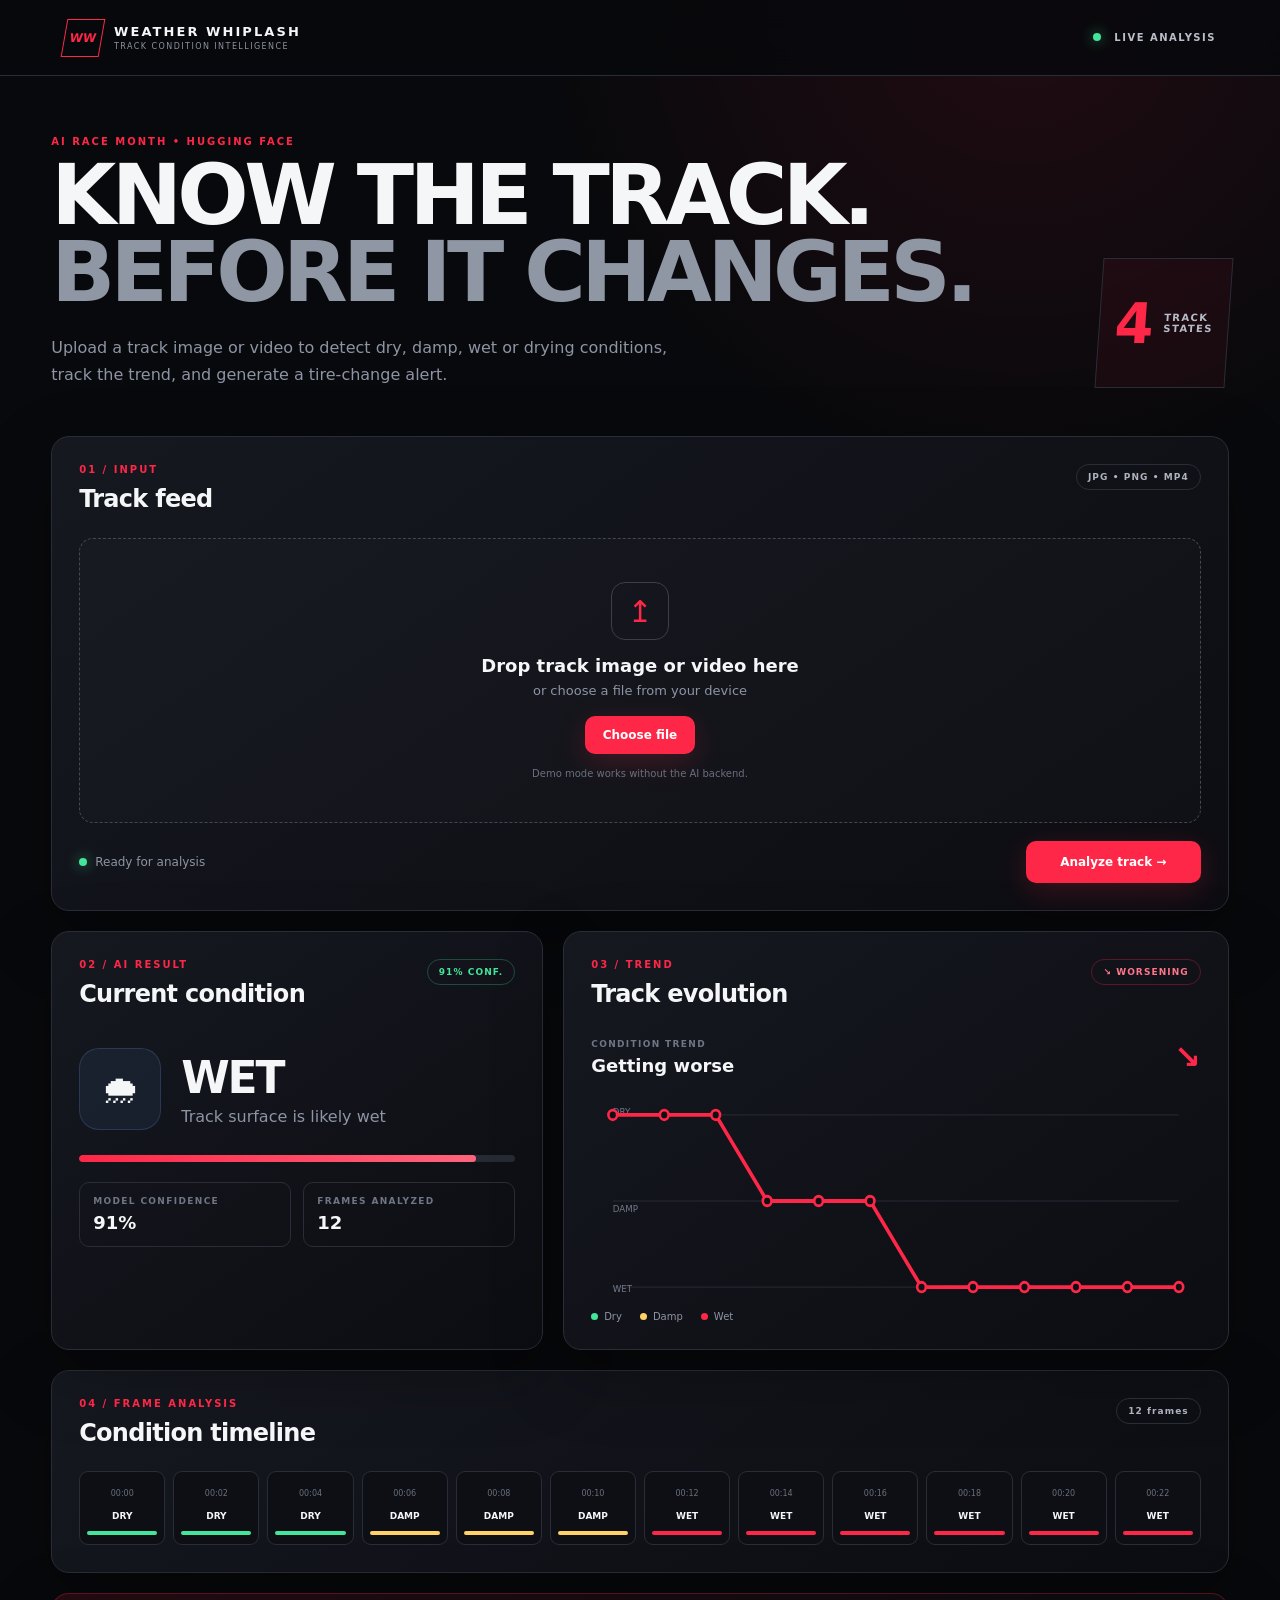
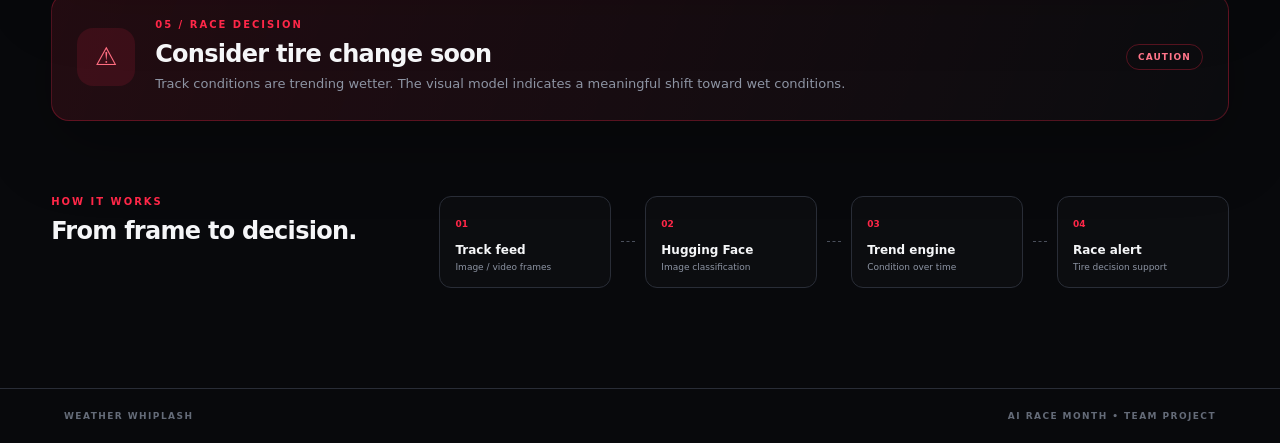
<file: index.html>
<!doctype html>
<html lang="en">

<head>
    <meta charset="UTF-8">
    <meta name="viewport" content="width=device-width,initial-scale=1">
    <title>Weather Whiplash | Track Intelligence</title>
    <link rel="stylesheet" href="style.css">
</head>

<body>
    <header class="top"><a class="brand"><b>WW</b><span><strong>WEATHER WHIPLASH</strong><small>TRACK CONDITION
                    INTELLIGENCE</small></span></a>
        <div class="live"><i></i> LIVE ANALYSIS</div>
    </header>
    <main>
        <section class="hero">
            <div>
                <p class="eyebrow">AI RACE MONTH • HUGGING FACE</p>
                <h1>Know the track.<br><em>Before it changes.</em></h1>
                <p>Upload a track image or video to detect dry, damp, wet or drying conditions, track the trend, and
                    generate a tire-change alert.</p>
            </div>
            <div class="badge"><b>4</b><span>TRACK<br>STATES</span></div>
        </section>
        <section class="card upload">
            <div class="head">
                <div>
                    <p class="eyebrow">01 / INPUT</p>
                    <h2>Track feed</h2>
                </div><span class="pill">JPG • PNG • MP4</span>
            </div>
            <div id="drop" class="drop"><input id="file" type="file" accept="image/*,video/*" hidden>
                <div class="up">↥</div>
                <h3>Drop track image or video here</h3>
                <p>or choose a file from your device</p><button id="choose" class="btn red">Choose
                    file</button><small>Demo mode works without the AI backend.</small>
            </div>
            <div id="preview" class="preview hidden">
                <div id="media"></div>
                <div class="filebar"><b id="filename"></b><button id="remove" class="btn ghost">Remove</button></div>
            </div>
            <div class="analyze"><span><i id="stateDot"></i><span id="state">Ready for analysis</span></span><button
                    id="analyze" class="btn red big">Analyze track →</button></div>
        </section>
        <section class="grid">
            <article class="card result">
                <div class="head">
                    <div>
                        <p class="eyebrow">02 / AI RESULT</p>
                        <h2>Current condition</h2>
                    </div><span id="confPill" class="pill green">91% CONF.</span>
                </div>
                <div class="condition">
                    <div id="icon" class="icon">🌧</div>
                    <div><strong id="condition">WET</strong>
                        <p id="sub">Track surface is likely wet</p>
                    </div>
                </div>
                <div class="bar"><i id="bar"></i></div>
                <div class="stats">
                    <div><small>MODEL CONFIDENCE</small><b id="confidence">91%</b></div>
                    <div><small>FRAMES ANALYZED</small><b id="frames">12</b></div>
                </div>
            </article>
            <article class="card result">
                <div class="head">
                    <div>
                        <p class="eyebrow">03 / TREND</p>
                        <h2>Track evolution</h2>
                    </div><span id="trendPill" class="pill warn">↘ WORSENING</span>
                </div>
                <div class="trendtop">
                    <div><small>CONDITION TREND</small><b id="trend">Getting worse</b></div><strong
                        id="arrow">↘</strong>
                </div>
                <div class="chart"><svg id="chart" viewBox="0 0 700 230" preserveAspectRatio="none"></svg></div>
                <div class="legend"><span><i class="dry"></i>Dry</span><span><i class="damp"></i>Damp</span><span><i
                            class="wet"></i>Wet</span></div>
            </article>
        </section>
        <section class="card timeline">
            <div class="head">
                <div>
                    <p class="eyebrow">04 / FRAME ANALYSIS</p>
                    <h2>Condition timeline</h2>
                </div><span id="count" class="pill">12 frames</span>
            </div>
            <div id="timeline" class="frames"></div>
        </section>
        <section class="card recommendation">
            <div id="recIcon" class="recicon">⚠</div>
            <div>
                <p class="eyebrow">05 / RACE DECISION</p>
                <h2 id="recTitle">Consider tire change soon</h2>
                <p id="recText">Track conditions are trending wetter. The visual model indicates a meaningful shift
                    toward wet conditions.</p>
            </div><span id="recTag" class="pill warn">CAUTION</span>
        </section>
        <section class="how">
            <div>
                <p class="eyebrow">HOW IT WORKS</p>
                <h2>From frame to decision.</h2>
            </div>
            <div class="pipeline">
                <div><b>01</b><strong>Track feed</strong><small>Image / video frames</small></div><i></i>
                <div><b>02</b><strong>Hugging Face</strong><small>Image classification</small></div><i></i>
                <div><b>03</b><strong>Trend engine</strong><small>Condition over time</small></div><i></i>
                <div><b>04</b><strong>Race alert</strong><small>Tire decision support</small></div>
            </div>
        </section>
    </main>
    <footer><span>WEATHER WHIPLASH</span><span>AI RACE MONTH • TEAM PROJECT</span></footer>
    <script src="script.js"></script>
</body>

</html>
</file>
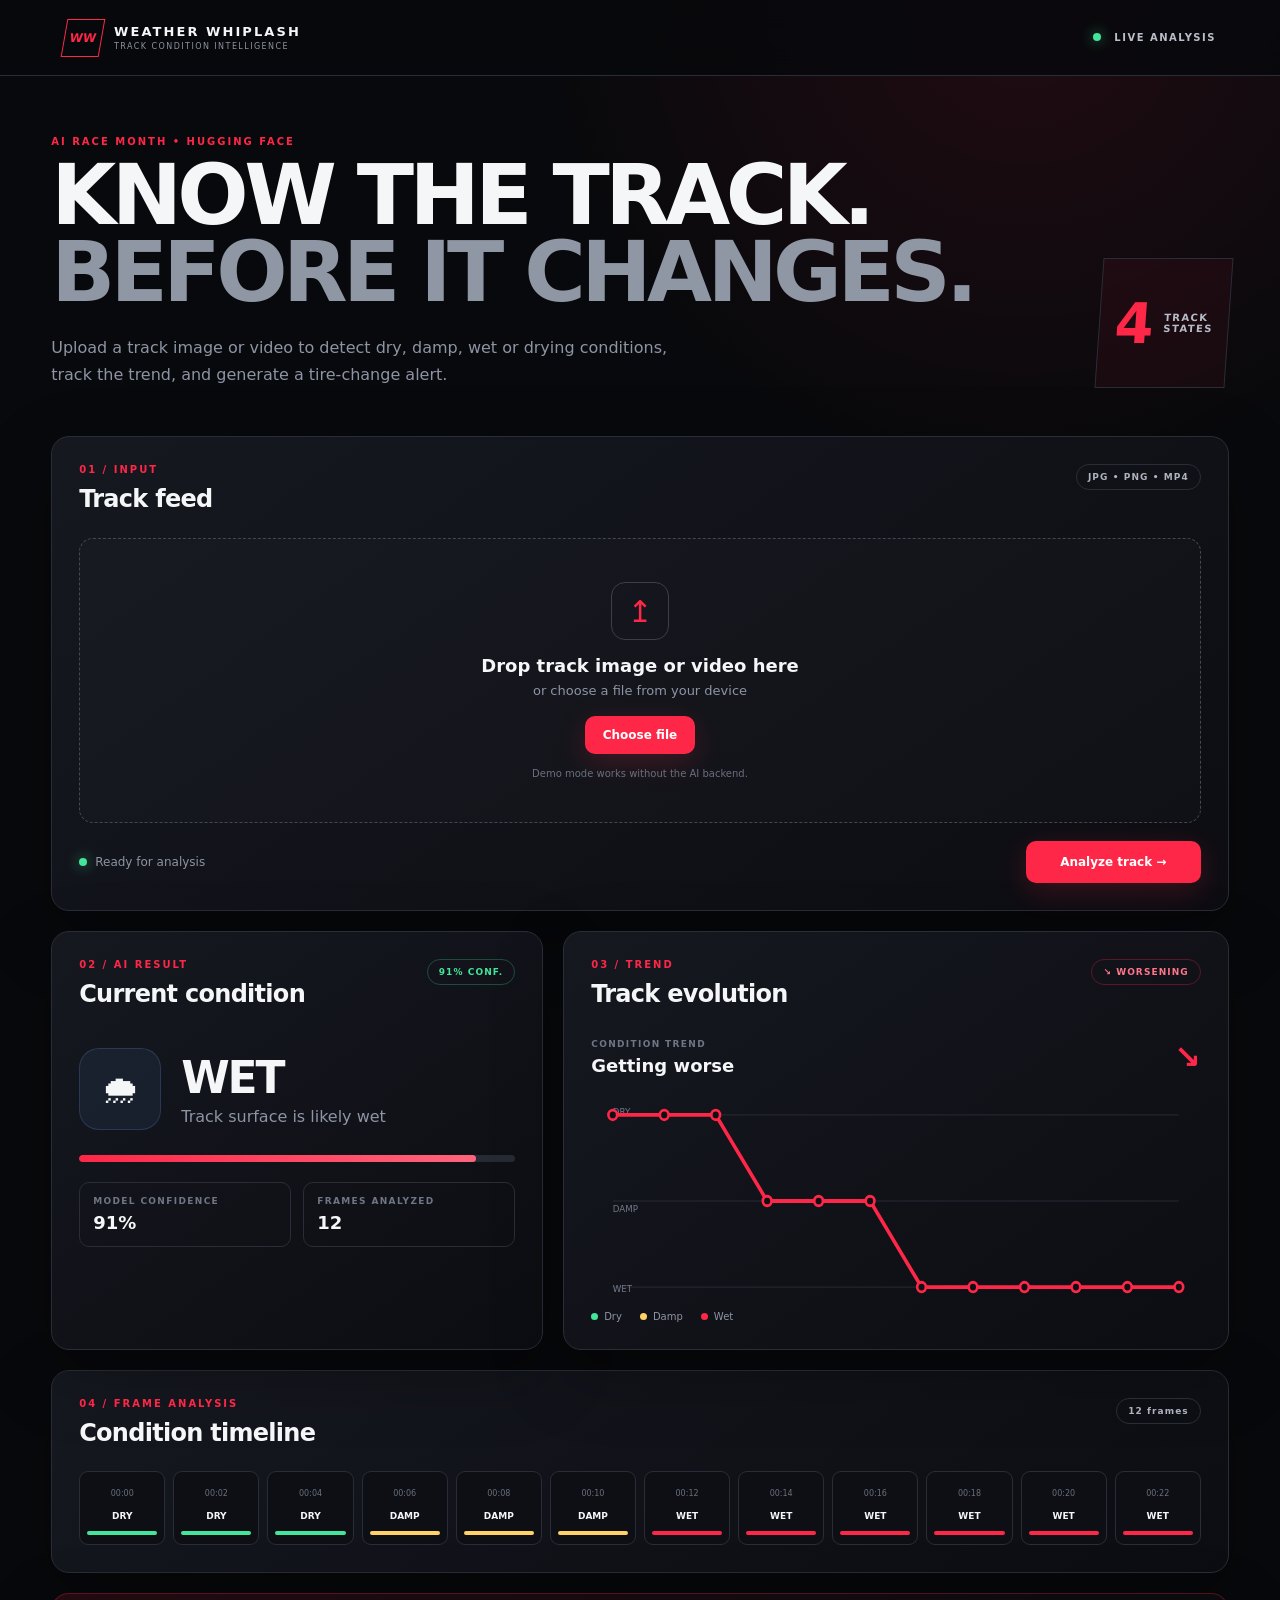
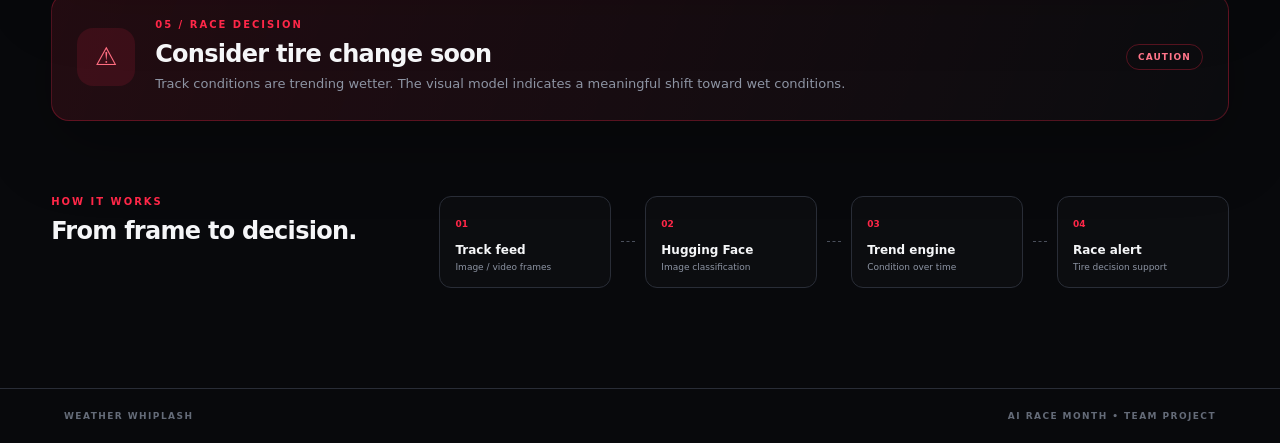
<file: frontend/index.html>
<!doctype html>
<html lang="en">

<head>
    <meta charset="UTF-8">
    <meta name="viewport" content="width=device-width,initial-scale=1">
    <title>Weather Whiplash | Track Intelligence</title>
    <link rel="stylesheet" href="../frontend/css/style.css">
</head>

<body>
    <header class="top"><a class="brand"><b>WW</b><span><strong>WEATHER WHIPLASH</strong><small>TRACK CONDITION
                    INTELLIGENCE</small></span></a>
        <div class="live"><i></i> LIVE ANALYSIS</div>
    </header>
    <main>
        <section class="hero">
            <div>
                <p class="eyebrow">AI RACE MONTH • HUGGING FACE</p>
                <h1>Know the track.<br><em>Before it changes.</em></h1>
                <p>Upload a track image or video to detect dry, damp, wet or drying conditions, track the trend, and
                    generate a tire-change alert.</p>
            </div>
            <div class="badge"><b>4</b><span>TRACK<br>STATES</span></div>
        </section>
        <section class="card upload">
            <div class="head">
                <div>
                    <p class="eyebrow">01 / INPUT</p>
                    <h2>Track feed</h2>
                </div><span class="pill">JPG • PNG • MP4</span>
            </div>
            <div id="drop" class="drop"><input id="file" type="file" accept="image/*,video/*" hidden>
                <div class="up">↥</div>
                <h3>Drop track image or video here</h3>
                <p>or choose a file from your device</p><button id="choose" class="btn red">Choose
                    file</button><small>Demo mode works without the AI backend.</small>
            </div>
            <div id="preview" class="preview hidden">
                <div id="media"></div>
                <div class="filebar"><b id="filename"></b><button id="remove" class="btn ghost">Remove</button></div>
            </div>
            <div class="analyze"><span><i id="stateDot"></i><span id="state">Ready for analysis</span></span><button
                    id="analyze" class="btn red big">Analyze track →</button></div>
        </section>
        <section class="grid">
            <article class="card result">
                <div class="head">
                    <div>
                        <p class="eyebrow">02 / AI RESULT</p>
                        <h2>Current condition</h2>
                    </div><span id="confPill" class="pill green">91% CONF.</span>
                </div>
                <div class="condition">
                    <div id="icon" class="icon">🌧</div>
                    <div><strong id="condition">WET</strong>
                        <p id="sub">Track surface is likely wet</p>
                    </div>
                </div>
                <div class="bar"><i id="bar"></i></div>
                <div class="stats">
                    <div><small>MODEL CONFIDENCE</small><b id="confidence">91%</b></div>
                    <div><small>FRAMES ANALYZED</small><b id="frames">12</b></div>
                </div>
            </article>
            <article class="card result">
                <div class="head">
                    <div>
                        <p class="eyebrow">03 / TREND</p>
                        <h2>Track evolution</h2>
                    </div><span id="trendPill" class="pill warn">↘ WORSENING</span>
                </div>
                <div class="trendtop">
                    <div><small>CONDITION TREND</small><b id="trend">Getting worse</b></div><strong
                        id="arrow">↘</strong>
                </div>
                <div class="chart"><svg id="chart" viewBox="0 0 700 230" preserveAspectRatio="none"></svg></div>
                <div class="legend"><span><i class="dry"></i>Dry</span><span><i class="damp"></i>Damp</span><span><i
                            class="wet"></i>Wet</span></div>
            </article>
        </section>
        <section class="card timeline">
            <div class="head">
                <div>
                    <p class="eyebrow">04 / FRAME ANALYSIS</p>
                    <h2>Condition timeline</h2>
                </div><span id="count" class="pill">12 frames</span>
            </div>
            <div id="timeline" class="frames"></div>
        </section>
        <section class="card recommendation">
            <div id="recIcon" class="recicon">⚠</div>
            <div>
                <p class="eyebrow">05 / RACE DECISION</p>
                <h2 id="recTitle">Consider tire change soon</h2>
                <p id="recText">Track conditions are trending wetter. The visual model indicates a meaningful shift
                    toward wet conditions.</p>
            </div><span id="recTag" class="pill warn">CAUTION</span>
        </section>
        <section class="how">
            <div>
                <p class="eyebrow">HOW IT WORKS</p>
                <h2>From frame to decision.</h2>
            </div>
            <div class="pipeline">
                <div><b>01</b><strong>Track feed</strong><small>Image / video frames</small></div><i></i>
                <div><b>02</b><strong>Hugging Face</strong><small>Image classification</small></div><i></i>
                <div><b>03</b><strong>Trend engine</strong><small>Condition over time</small></div><i></i>
                <div><b>04</b><strong>Race alert</strong><small>Tire decision support</small></div>
            </div>
        </section>
    </main>
    <footer><span>WEATHER WHIPLASH</span><span>AI RACE MONTH • TEAM PROJECT</span></footer>
    <script src="js/script.js"></script>
</body>

</html>
</file>
<file: style.css>
:root{--bg:#08090c;--card:#111319;--card2:#171920;--line:#292d37;--text:#f5f6f8;--muted:#8d94a3;--red:#ff2748;--green:#43e59a;--yellow:#ffd166;--blue:#6da7ff}*{box-sizing:border-box;margin:0;padding:0}body{font-family:Inter,system-ui,-apple-system,Segoe UI,sans-serif;background:radial-gradient(circle at 80% 0,rgba(255,39,72,.1),transparent 30rem),var(--bg);color:var(--text);min-height:100vh}button{font:inherit;cursor:pointer}.top{height:76px;border-bottom:1px solid var(--line);display:flex;align-items:center;justify-content:space-between;padding:0 5vw;background:#08090cd9;backdrop-filter:blur(15px);position:sticky;top:0;z-index:5}.brand{display:flex;gap:12px;align-items:center;color:var(--text);text-decoration:none}.brand>b{width:38px;height:38px;display:grid;place-items:center;border:1px solid var(--red);color:var(--red);font-size:12px;transform:skew(-10deg)}.brand strong{display:block;font-size:13px;letter-spacing:.16em}.brand small{display:block;color:var(--muted);font-size:8px;letter-spacing:.18em;margin-top:3px}.live{font-size:10px;letter-spacing:.15em;font-weight:800;color:#b9bfca}.live i,#stateDot{display:inline-block;width:8px;height:8px;border-radius:50%;background:var(--green);box-shadow:0 0 14px #43e59aaa;margin-right:8px}main{width:min(1180px,92%);margin:auto;padding:60px 0 80px}.hero{min-height:300px;display:flex;align-items:end;justify-content:space-between;gap:30px;padding-bottom:48px}.eyebrow{color:var(--red);font-size:10px;letter-spacing:.2em;font-weight:900;margin-bottom:10px}.hero h1{font-size:clamp(48px,7vw,84px);line-height:.92;letter-spacing:-.055em;text-transform:uppercase}.hero h1 em{color:#8f96a4;font-style:normal}.hero p:not(.eyebrow){max-width:650px;color:var(--muted);line-height:1.7;margin-top:22px}.badge{min-width:130px;height:130px;border:1px solid var(--line);display:flex;align-items:center;justify-content:center;gap:10px;background:#ff27480e;transform:skew(-4deg)}.badge b{font-size:56px;color:var(--red)}.badge span{font-size:10px;font-weight:900;letter-spacing:.14em;color:#b6bcc7}.card{background:linear-gradient(145deg,#161820,#0c0d12);border:1px solid var(--line);border-radius:18px;box-shadow:0 24px 70px #00000047}.upload,.result,.timeline{padding:27px}.head{display:flex;justify-content:space-between;align-items:start;gap:20px}.head h2,.recommendation h2,.how h2{font-size:24px;letter-spacing:-.03em}.pill{border:1px solid var(--line);border-radius:999px;padding:7px 11px;color:#aeb4bf;font-size:9px;font-weight:900;letter-spacing:.12em;white-space:nowrap}.pill.green{color:var(--green);border-color:#43e59a44}.pill.warn{color:#ff7589;border-color:#ff27484d}.drop{margin-top:25px;min-height:285px;border:1px dashed #414754;border-radius:14px;display:flex;flex-direction:column;justify-content:center;align-items:center;text-align:center;background:#ffffff04;transition:.2s}.drop.drag{border-color:var(--red);background:#ff27480b}.up{width:58px;height:58px;display:grid;place-items:center;border:1px solid #3a3f4b;border-radius:14px;color:var(--red);font-size:30px;margin-bottom:15px}.drop h3{font-size:18px}.drop p{color:var(--muted);font-size:13px;margin:7px 0 18px}.drop small{color:#69707d;font-size:10px;margin-top:14px}.btn{border:0;border-radius:10px;padding:12px 18px;font-weight:850;font-size:12px;transition:.2s}.btn:hover{transform:translateY(-2px)}.red{background:var(--red);color:#fff;box-shadow:0 8px 30px #ff274833}.ghost{background:transparent;color:#d2d5dc;border:1px solid var(--line)}.big{min-width:175px;padding:14px 20px}.analyze{margin-top:18px;display:flex;justify-content:space-between;align-items:center;gap:20px;color:var(--muted);font-size:12px}.analyze .red:disabled{opacity:.55;cursor:wait;transform:none}.preview{margin-top:20px;border:1px solid var(--line);border-radius:14px;overflow:hidden}.preview>div:first-child{min-height:240px;background:#090a0d;display:grid;place-items:center}.preview img,.preview video{display:block;width:100%;max-height:430px;object-fit:contain}.filebar{padding:13px 15px;display:flex;align-items:center;justify-content:space-between;background:#ffffff06}.hidden{display:none!important}.grid{display:grid;grid-template-columns:.85fr 1.15fr;gap:20px;margin-top:20px}.condition{display:flex;align-items:center;gap:20px;margin:40px 0 25px}.icon{width:82px;height:82px;border-radius:20px;display:grid;place-items:center;font-size:39px;background:#6da7ff14;border:1px solid #6da7ff2e}.condition strong{font-size:44px;letter-spacing:-.05em}.condition p{color:var(--muted);margin-top:4px}.bar{height:7px;background:#262a32;border-radius:99px;overflow:hidden}.bar i{display:block;height:100%;width:91%;background:linear-gradient(90deg,var(--red),#ff647c);border-radius:inherit;transition:.7s}.stats{display:grid;grid-template-columns:1fr 1fr;gap:12px;margin-top:20px}.stats div{padding:13px;border:1px solid var(--line);border-radius:10px}.stats small,.trendtop small{display:block;color:#6f7684;font-size:9px;letter-spacing:.15em;font-weight:900}.stats b{display:block;margin-top:6px;font-size:18px}.trendtop{display:flex;justify-content:space-between;align-items:end;margin-top:30px}.trendtop b{display:block;font-size:18px;margin-top:6px}.trendtop>strong{font-size:32px;color:var(--red)}.chart{height:220px;margin-top:15px}.chart svg{width:100%;height:100%}.legend{display:flex;gap:18px;color:var(--muted);font-size:10px}.legend span{display:flex;align-items:center;gap:6px}.legend i{width:7px;height:7px;border-radius:50%}.dry{background:var(--green)}.damp{background:var(--yellow)}.wet{background:var(--red)}.timeline{margin-top:20px}.frames{display:grid;grid-template-columns:repeat(12,1fr);gap:8px;margin-top:24px}.frame{min-height:72px;padding:9px 7px;border:1px solid var(--line);border-radius:9px;background:#0d0f14;text-align:center}.frame small{color:#69707d;font-size:8px}.frame b{display:block;font-size:9px;margin-top:11px}.frame i{display:block;height:4px;border-radius:10px;margin-top:10px}.frame.dry i{background:var(--green)}.frame.damp i{background:var(--yellow)}.frame.wet i{background:var(--red)}.frame.drying i{background:var(--blue)}.recommendation{margin-top:20px;padding:25px;display:grid;grid-template-columns:auto 1fr auto;align-items:center;gap:20px;border-color:#ff274847;background:linear-gradient(110deg,#ff27481c,#ffffff04)}.recicon{width:58px;height:58px;border-radius:16px;display:grid;place-items:center;background:#ff27481f;color:#ff6d80;font-size:25px}.recommendation p:not(.eyebrow){color:var(--muted);line-height:1.6;margin-top:6px;max-width:760px;font-size:13px}.how{padding:75px 0 20px;display:grid;grid-template-columns:.6fr 1.4fr;gap:50px}.pipeline{display:flex;align-items:stretch;gap:10px}.pipeline>div{flex:1;border:1px solid var(--line);border-radius:12px;padding:15px;background:#ffffff04}.pipeline b{color:var(--red);font-size:9px}.pipeline strong{display:block;font-size:12px;margin-top:12px}.pipeline small{color:var(--muted);display:block;margin-top:5px;font-size:9px}.pipeline>i{width:14px;align-self:center;border-top:1px dashed #4a4f5b}footer{border-top:1px solid var(--line);padding:22px 5vw;display:flex;justify-content:space-between;color:#646b78;font-size:9px;font-weight:900;letter-spacing:.16em}@media(max-width:900px){.grid,.how{grid-template-columns:1fr}.frames{grid-template-columns:repeat(6,1fr)}.pipeline{flex-wrap:wrap}.pipeline>i{display:none}}@media(max-width:620px){.top{padding:0 4%}.live{display:none}main{width:94%;padding-top:40px}.hero{min-height:auto;align-items:start;padding-bottom:35px}.hero h1{font-size:48px}.badge{display:none}.upload,.result,.timeline{padding:19px}.head,.analyze{flex-direction:column;align-items:stretch}.analyze .btn{width:100%}.frames{grid-template-columns:repeat(3,1fr)}.recommendation{grid-template-columns:auto 1fr}.recommendation>.pill{grid-column:2;justify-self:start}footer{flex-direction:column;gap:8px}}
</file>
<file: frontend/css/style.css>
:root{--bg:#08090c;--card:#111319;--card2:#171920;--line:#292d37;--text:#f5f6f8;--muted:#8d94a3;--red:#ff2748;--green:#43e59a;--yellow:#ffd166;--blue:#6da7ff}*{box-sizing:border-box;margin:0;padding:0}body{font-family:Inter,system-ui,-apple-system,Segoe UI,sans-serif;background:radial-gradient(circle at 80% 0,rgba(255,39,72,.1),transparent 30rem),var(--bg);color:var(--text);min-height:100vh}button{font:inherit;cursor:pointer}.top{height:76px;border-bottom:1px solid var(--line);display:flex;align-items:center;justify-content:space-between;padding:0 5vw;background:#08090cd9;backdrop-filter:blur(15px);position:sticky;top:0;z-index:5}.brand{display:flex;gap:12px;align-items:center;color:var(--text);text-decoration:none}.brand>b{width:38px;height:38px;display:grid;place-items:center;border:1px solid var(--red);color:var(--red);font-size:12px;transform:skew(-10deg)}.brand strong{display:block;font-size:13px;letter-spacing:.16em}.brand small{display:block;color:var(--muted);font-size:8px;letter-spacing:.18em;margin-top:3px}.live{font-size:10px;letter-spacing:.15em;font-weight:800;color:#b9bfca}.live i,#stateDot{display:inline-block;width:8px;height:8px;border-radius:50%;background:var(--green);box-shadow:0 0 14px #43e59aaa;margin-right:8px}main{width:min(1180px,92%);margin:auto;padding:60px 0 80px}.hero{min-height:300px;display:flex;align-items:end;justify-content:space-between;gap:30px;padding-bottom:48px}.eyebrow{color:var(--red);font-size:10px;letter-spacing:.2em;font-weight:900;margin-bottom:10px}.hero h1{font-size:clamp(48px,7vw,84px);line-height:.92;letter-spacing:-.055em;text-transform:uppercase}.hero h1 em{color:#8f96a4;font-style:normal}.hero p:not(.eyebrow){max-width:650px;color:var(--muted);line-height:1.7;margin-top:22px}.badge{min-width:130px;height:130px;border:1px solid var(--line);display:flex;align-items:center;justify-content:center;gap:10px;background:#ff27480e;transform:skew(-4deg)}.badge b{font-size:56px;color:var(--red)}.badge span{font-size:10px;font-weight:900;letter-spacing:.14em;color:#b6bcc7}.card{background:linear-gradient(145deg,#161820,#0c0d12);border:1px solid var(--line);border-radius:18px;box-shadow:0 24px 70px #00000047}.upload,.result,.timeline{padding:27px}.head{display:flex;justify-content:space-between;align-items:start;gap:20px}.head h2,.recommendation h2,.how h2{font-size:24px;letter-spacing:-.03em}.pill{border:1px solid var(--line);border-radius:999px;padding:7px 11px;color:#aeb4bf;font-size:9px;font-weight:900;letter-spacing:.12em;white-space:nowrap}.pill.green{color:var(--green);border-color:#43e59a44}.pill.warn{color:#ff7589;border-color:#ff27484d}.drop{margin-top:25px;min-height:285px;border:1px dashed #414754;border-radius:14px;display:flex;flex-direction:column;justify-content:center;align-items:center;text-align:center;background:#ffffff04;transition:.2s}.drop.drag{border-color:var(--red);background:#ff27480b}.up{width:58px;height:58px;display:grid;place-items:center;border:1px solid #3a3f4b;border-radius:14px;color:var(--red);font-size:30px;margin-bottom:15px}.drop h3{font-size:18px}.drop p{color:var(--muted);font-size:13px;margin:7px 0 18px}.drop small{color:#69707d;font-size:10px;margin-top:14px}.btn{border:0;border-radius:10px;padding:12px 18px;font-weight:850;font-size:12px;transition:.2s}.btn:hover{transform:translateY(-2px)}.red{background:var(--red);color:#fff;box-shadow:0 8px 30px #ff274833}.ghost{background:transparent;color:#d2d5dc;border:1px solid var(--line)}.big{min-width:175px;padding:14px 20px}.analyze{margin-top:18px;display:flex;justify-content:space-between;align-items:center;gap:20px;color:var(--muted);font-size:12px}.analyze .red:disabled{opacity:.55;cursor:wait;transform:none}.preview{margin-top:20px;border:1px solid var(--line);border-radius:14px;overflow:hidden}.preview>div:first-child{min-height:240px;background:#090a0d;display:grid;place-items:center}.preview img,.preview video{display:block;width:100%;max-height:430px;object-fit:contain}.filebar{padding:13px 15px;display:flex;align-items:center;justify-content:space-between;background:#ffffff06}.hidden{display:none!important}.grid{display:grid;grid-template-columns:.85fr 1.15fr;gap:20px;margin-top:20px}.condition{display:flex;align-items:center;gap:20px;margin:40px 0 25px}.icon{width:82px;height:82px;border-radius:20px;display:grid;place-items:center;font-size:39px;background:#6da7ff14;border:1px solid #6da7ff2e}.condition strong{font-size:44px;letter-spacing:-.05em}.condition p{color:var(--muted);margin-top:4px}.bar{height:7px;background:#262a32;border-radius:99px;overflow:hidden}.bar i{display:block;height:100%;width:91%;background:linear-gradient(90deg,var(--red),#ff647c);border-radius:inherit;transition:.7s}.stats{display:grid;grid-template-columns:1fr 1fr;gap:12px;margin-top:20px}.stats div{padding:13px;border:1px solid var(--line);border-radius:10px}.stats small,.trendtop small{display:block;color:#6f7684;font-size:9px;letter-spacing:.15em;font-weight:900}.stats b{display:block;margin-top:6px;font-size:18px}.trendtop{display:flex;justify-content:space-between;align-items:end;margin-top:30px}.trendtop b{display:block;font-size:18px;margin-top:6px}.trendtop>strong{font-size:32px;color:var(--red)}.chart{height:220px;margin-top:15px}.chart svg{width:100%;height:100%}.legend{display:flex;gap:18px;color:var(--muted);font-size:10px}.legend span{display:flex;align-items:center;gap:6px}.legend i{width:7px;height:7px;border-radius:50%}.dry{background:var(--green)}.damp{background:var(--yellow)}.wet{background:var(--red)}.timeline{margin-top:20px}.frames{display:grid;grid-template-columns:repeat(12,1fr);gap:8px;margin-top:24px}.frame{min-height:72px;padding:9px 7px;border:1px solid var(--line);border-radius:9px;background:#0d0f14;text-align:center}.frame small{color:#69707d;font-size:8px}.frame b{display:block;font-size:9px;margin-top:11px}.frame i{display:block;height:4px;border-radius:10px;margin-top:10px}.frame.dry i{background:var(--green)}.frame.damp i{background:var(--yellow)}.frame.wet i{background:var(--red)}.frame.drying i{background:var(--blue)}.recommendation{margin-top:20px;padding:25px;display:grid;grid-template-columns:auto 1fr auto;align-items:center;gap:20px;border-color:#ff274847;background:linear-gradient(110deg,#ff27481c,#ffffff04)}.recicon{width:58px;height:58px;border-radius:16px;display:grid;place-items:center;background:#ff27481f;color:#ff6d80;font-size:25px}.recommendation p:not(.eyebrow){color:var(--muted);line-height:1.6;margin-top:6px;max-width:760px;font-size:13px}.how{padding:75px 0 20px;display:grid;grid-template-columns:.6fr 1.4fr;gap:50px}.pipeline{display:flex;align-items:stretch;gap:10px}.pipeline>div{flex:1;border:1px solid var(--line);border-radius:12px;padding:15px;background:#ffffff04}.pipeline b{color:var(--red);font-size:9px}.pipeline strong{display:block;font-size:12px;margin-top:12px}.pipeline small{color:var(--muted);display:block;margin-top:5px;font-size:9px}.pipeline>i{width:14px;align-self:center;border-top:1px dashed #4a4f5b}footer{border-top:1px solid var(--line);padding:22px 5vw;display:flex;justify-content:space-between;color:#646b78;font-size:9px;font-weight:900;letter-spacing:.16em}@media(max-width:900px){.grid,.how{grid-template-columns:1fr}.frames{grid-template-columns:repeat(6,1fr)}.pipeline{flex-wrap:wrap}.pipeline>i{display:none}}@media(max-width:620px){.top{padding:0 4%}.live{display:none}main{width:94%;padding-top:40px}.hero{min-height:auto;align-items:start;padding-bottom:35px}.hero h1{font-size:48px}.badge{display:none}.upload,.result,.timeline{padding:19px}.head,.analyze{flex-direction:column;align-items:stretch}.analyze .btn{width:100%}.frames{grid-template-columns:repeat(3,1fr)}.recommendation{grid-template-columns:auto 1fr}.recommendation>.pill{grid-column:2;justify-self:start}footer{flex-direction:column;gap:8px}}
</file>
